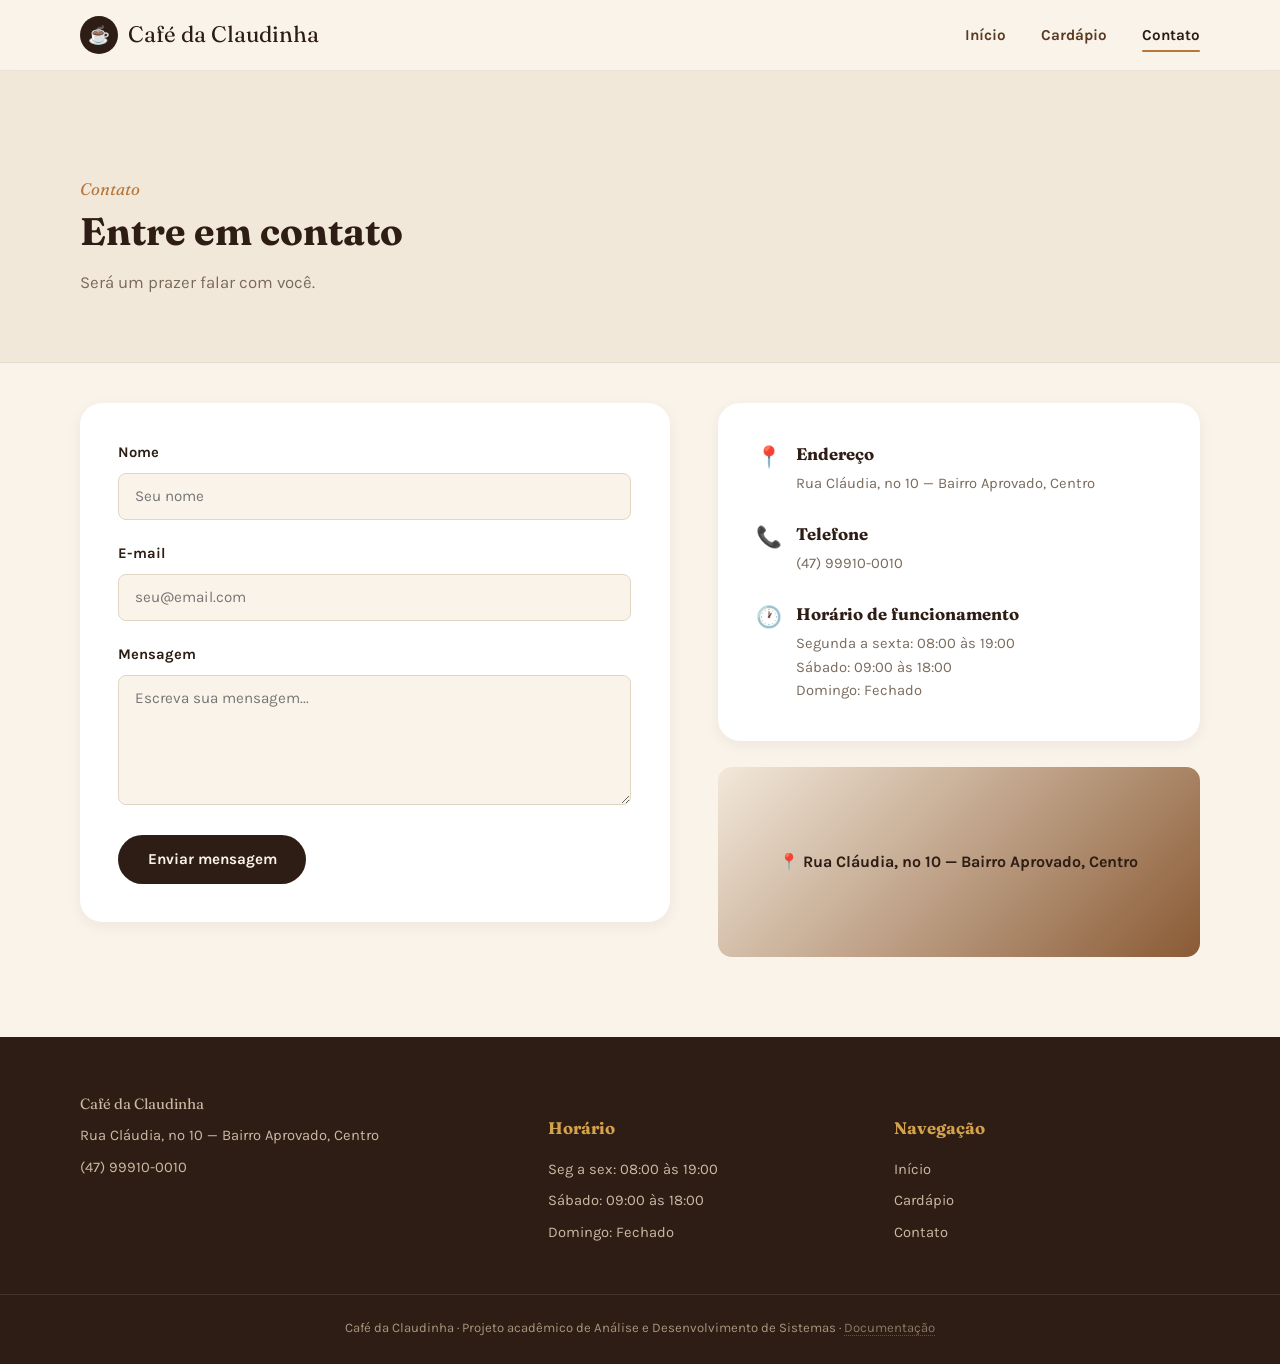
<file: contato.html>
<!DOCTYPE html>
<html lang="pt-BR">
<head>
<meta charset="UTF-8">
<meta name="viewport" content="width=device-width, initial-scale=1.0">
<title>Café da Claudinha — Contato</title>
<link rel="preconnect" href="https://fonts.googleapis.com">
<link href="https://fonts.googleapis.com/css2?family=Fraunces:ital,wght@0,500;0,600;1,500&family=Karla:wght@400;700&display=swap" rel="stylesheet">
<link rel="stylesheet" href="css/style.css">
</head>
<body>

<header class="navbar">
  <div class="container">
    <a href="index.html" class="brand">
      <span class="brand-mark">☕</span>
      Café da Claudinha
    </a>
    <nav>
      <ul class="nav-links">
        <li><a href="index.html">Início</a></li>
        <li><a href="cardapio.html">Cardápio</a></li>
        <li><a href="contato.html" class="active">Contato</a></li>
      </ul>
    </nav>
    <button class="nav-toggle" aria-label="Abrir menu">☰</button>
  </div>
</header>

<section class="page-header">
  <div class="container">
    <p class="section-tag">Contato</p>
    <h1 class="section-title">Entre em contato</h1>
    <p class="section-lead">Será um prazer falar com você.</p>
  </div>
</section>

<section class="section" style="padding-top: 2.5rem;">
  <div class="container contact-grid">

    <div class="form-card">
      <form id="contact-form" novalidate>
        <div class="field">
          <label for="nome">Nome</label>
          <input type="text" id="nome" name="nome" placeholder="Seu nome" required>
        </div>
        <div class="field">
          <label for="email">E-mail</label>
          <input type="email" id="email" name="email" placeholder="seu@email.com" required>
        </div>
        <div class="field">
          <label for="mensagem">Mensagem</label>
          <textarea id="mensagem" name="mensagem" placeholder="Escreva sua mensagem..." required></textarea>
        </div>
        <button type="submit" class="btn btn-primary">Enviar mensagem</button>
        <div class="form-success" id="form-success">✓ Mensagem enviada com sucesso!</div>
      </form>
    </div>

    <div>
      <div class="info-card">
        <div class="info-item">
          <span class="info-icon">📍</span>
          <div>
            <h4>Endereço</h4>
            <p>Rua Cláudia, nº 10 — Bairro Aprovado, Centro</p>
          </div>
        </div>
        <div class="info-item">
          <span class="info-icon">📞</span>
          <div>
            <h4>Telefone</h4>
            <p>(47) 99910-0010</p>
          </div>
        </div>
        <div class="info-item">
          <span class="info-icon">🕐</span>
          <div>
            <h4>Horário de funcionamento</h4>
            <p>Segunda a sexta: 08:00 às 19:00<br>Sábado: 09:00 às 18:00<br>Domingo: Fechado</p>
          </div>
        </div>
      </div>
      <div class="map-card">📍 Rua Cláudia, nº 10 — Bairro Aprovado, Centro</div>
    </div>

  </div>
</section>

<footer class="footer">
  <div class="container footer-grid">
    <div>
      <p class="footer-brand">Café da Claudinha</p>
      <p>Rua Cláudia, nº 10 — Bairro Aprovado, Centro</p>
      <p>(47) 99910-0010</p>
    </div>
    <div>
      <h4>Horário</h4>
      <p>Seg a sex: 08:00 às 19:00</p>
      <p>Sábado: 09:00 às 18:00</p>
      <p>Domingo: Fechado</p>
    </div>
    <div>
      <h4>Navegação</h4>
      <ul>
        <li><a href="index.html">Início</a></li>
        <li><a href="cardapio.html">Cardápio</a></li>
        <li><a href="contato.html">Contato</a></li>
      </ul>
    </div>
  </div>
  <div class="footer-bottom">Café da Claudinha · Projeto acadêmico de Análise e Desenvolvimento de Sistemas · <a href="documentacao/documentacao.html" class="footer-doc-link">Documentação</a></div>
</footer>

<script src="js/script.js"></script>
</body>
</html>
</file>
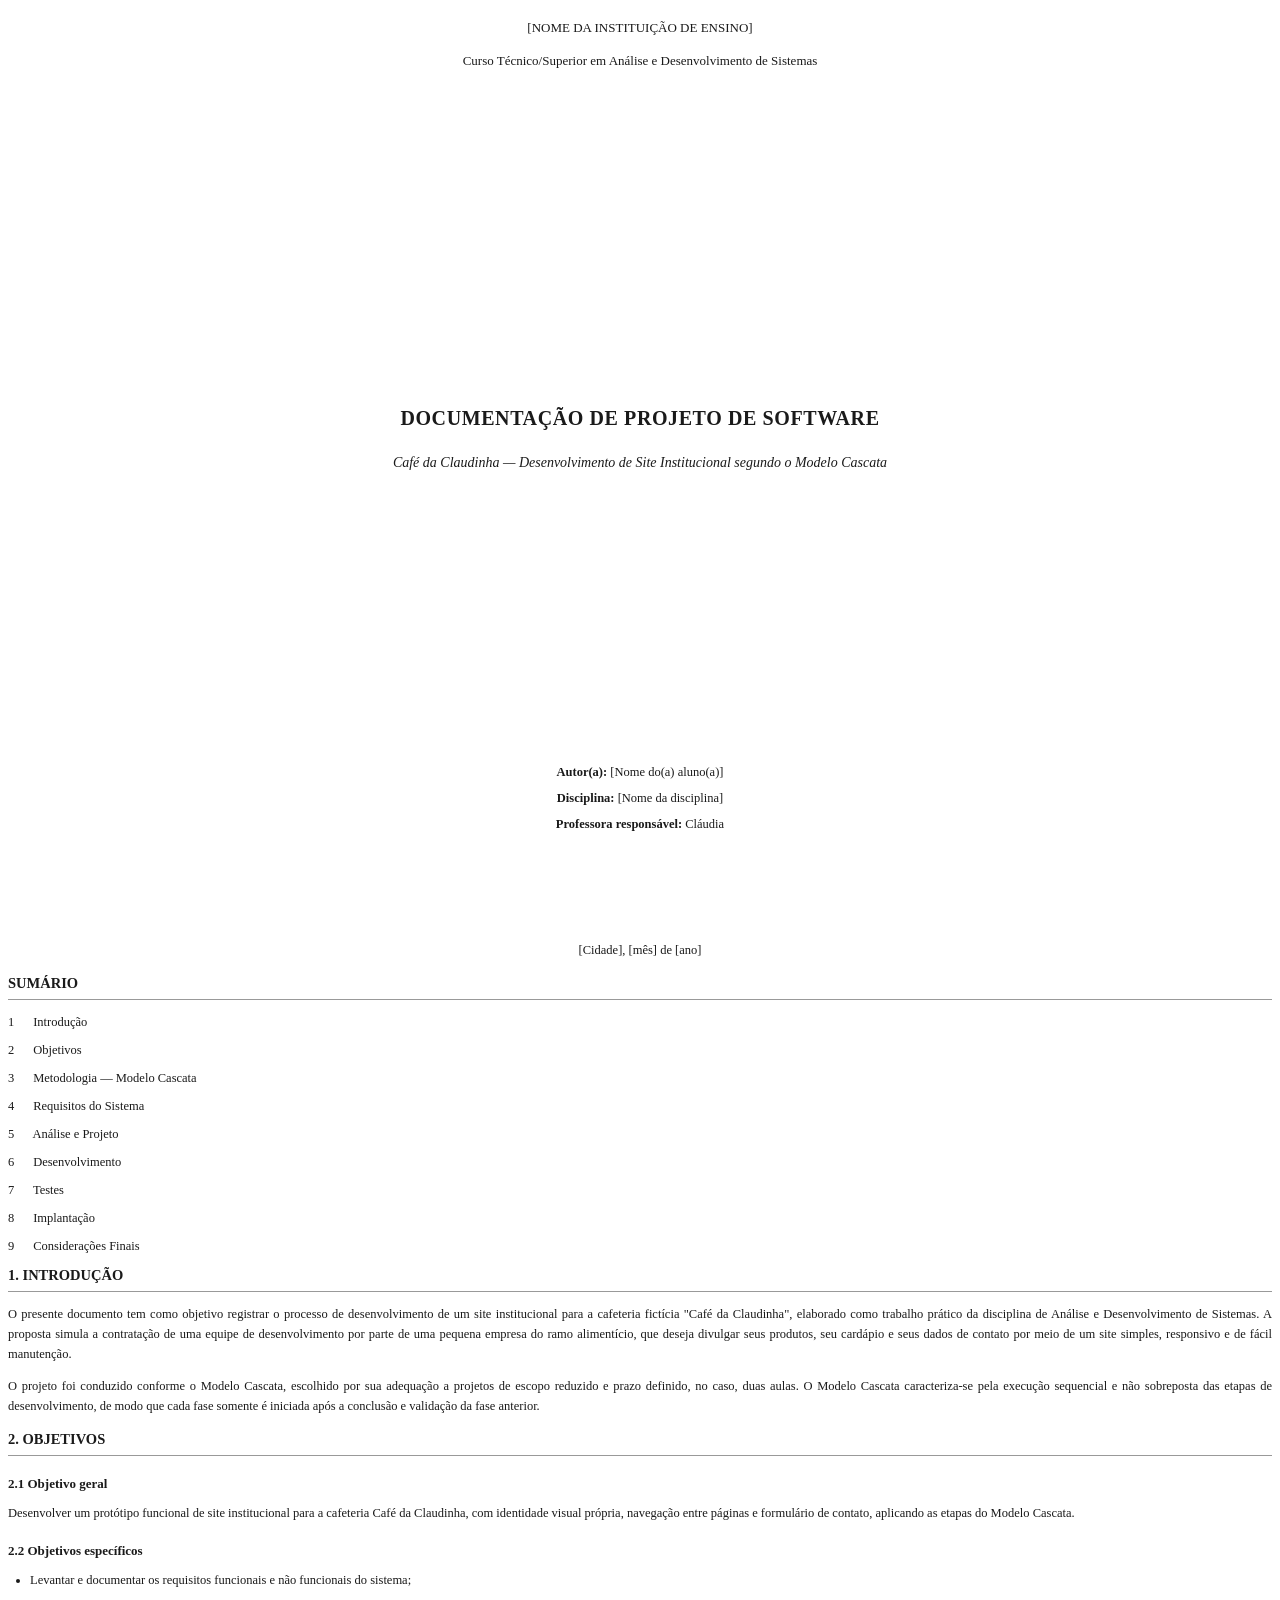
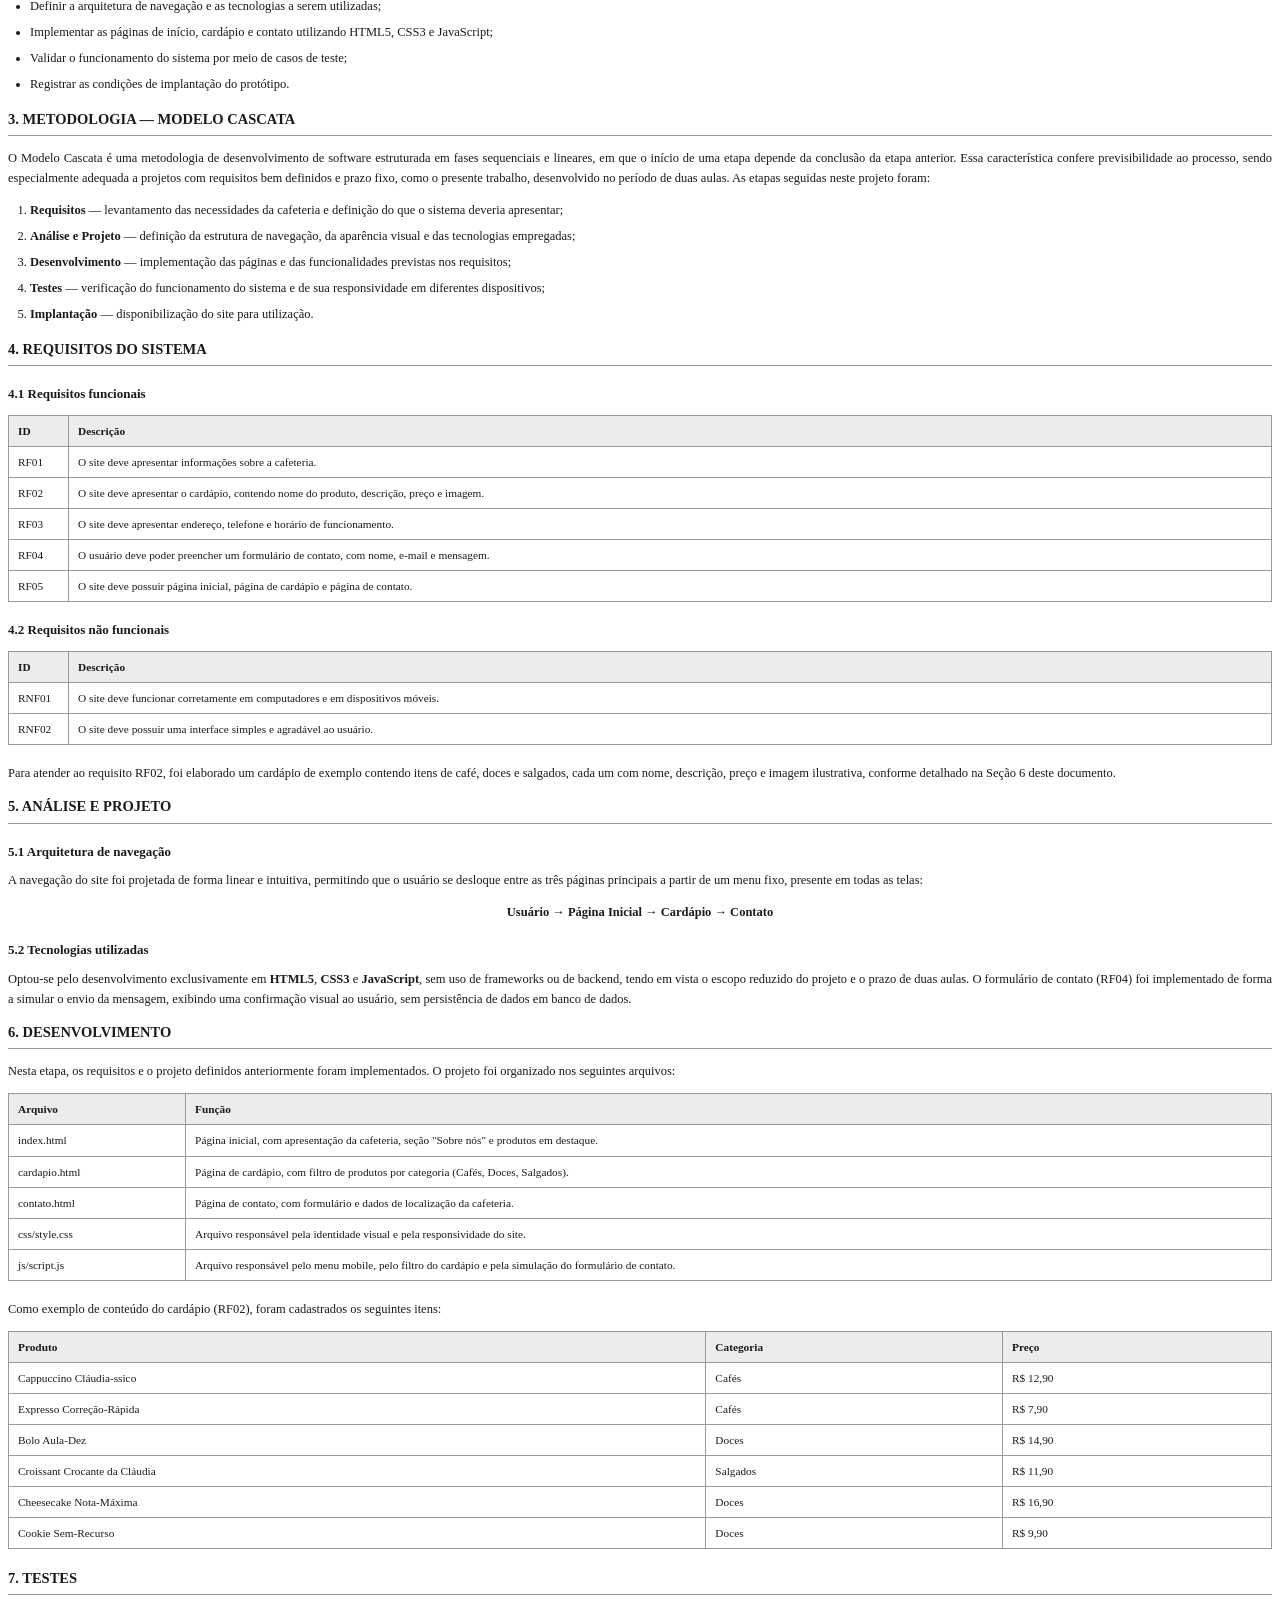
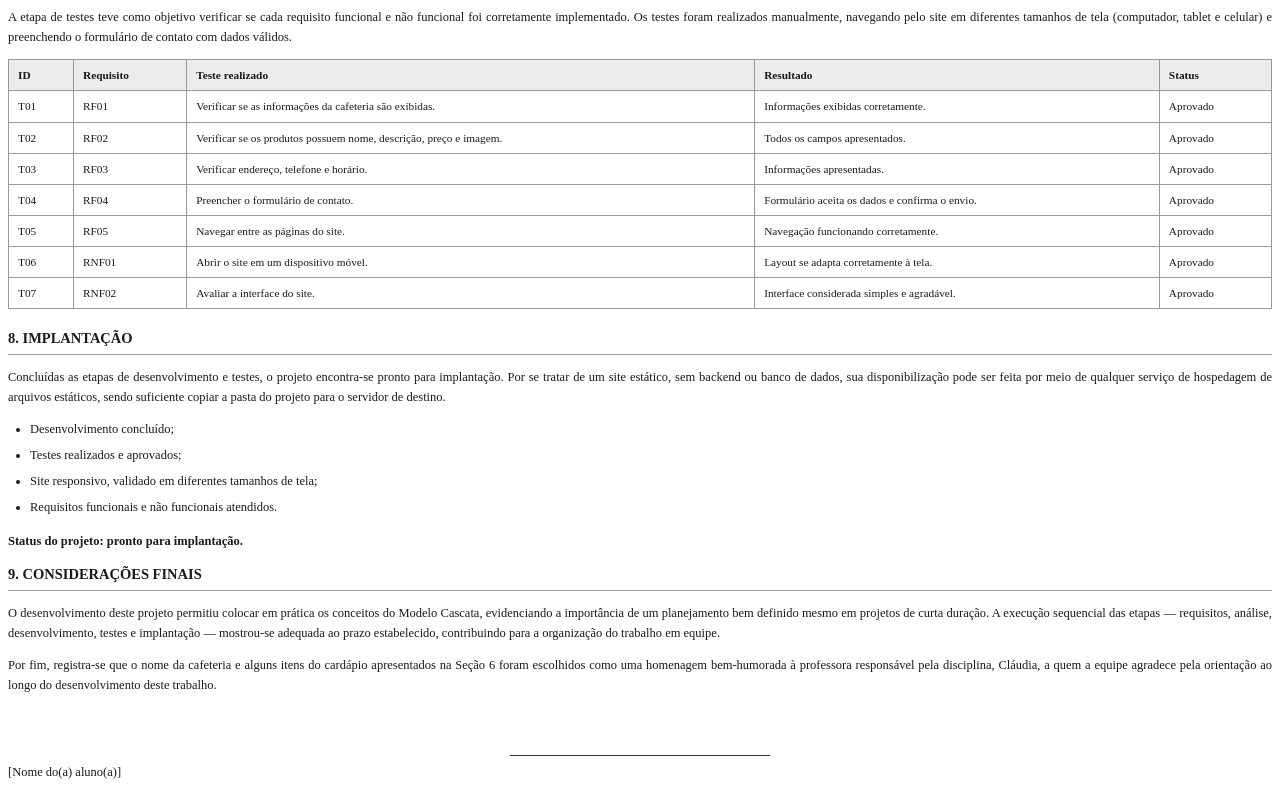
<file: documentacao/documentacao-formal.html>
<!DOCTYPE html>
<html lang="pt-BR">
<head>
<meta charset="UTF-8">
<title>Documentação do Projeto — Café da Claudinha</title>
<style>
  @page { margin: 2.8cm 2.8cm 2.4cm 3.2cm; }
  * { box-sizing: border-box; }
  body {
    font-family: 'Times New Roman', Times, serif;
    color: #1a1a1a;
    font-size: 12.5px;
    line-height: 1.6;
  }
  p { text-align: justify; margin: 0 0 12px; }
  h1, h2, h3 { font-family: 'Times New Roman', Times, serif; color: #1a1a1a; }

  /* Capa */
  .cover {
    height: 25.5cm;
    display: flex;
    flex-direction: column;
    align-items: center;
    text-align: center;
  }
  .cover .inst { font-size: 13px; margin-top: 10px; }
  .cover .course { font-size: 13px; margin-bottom: 90px; }
  .cover .spacer { flex-grow: 1; }
  .cover h1 {
    font-size: 20px;
    text-transform: uppercase;
    letter-spacing: 0.03em;
    margin-bottom: 6px;
  }
  .cover h2 {
    font-size: 14px;
    font-weight: normal;
    font-style: italic;
    margin-bottom: 60px;
  }
  .cover .meta { font-size: 12.5px; margin-bottom: 6px; }
  .cover .place { margin-top: 100px; font-size: 12.5px; }

  .page-break { page-break-before: always; }

  h2.sec {
    font-size: 14.5px;
    text-transform: uppercase;
    margin: 0 0 12px;
    padding-bottom: 4px;
    border-bottom: 1px solid #999;
  }
  h3.subsec {
    font-size: 13px;
    margin: 18px 0 8px;
  }

  table {
    width: 100%;
    border-collapse: collapse;
    margin: 10px 0 18px;
    font-size: 11.3px;
  }
  th, td {
    border: 1px solid #999;
    padding: 6px 9px;
    text-align: left;
    vertical-align: top;
  }
  th {
    background: #ececec;
    font-weight: bold;
  }

  ol.formal, ul.formal {
    margin: 0 0 14px;
    padding-left: 22px;
  }
  ol.formal li, ul.formal li { margin-bottom: 6px; text-align: justify; }

  .toc p { margin: 0 0 8px; }
  .toc .num { display: inline-block; width: 22px; }

  .sign-block {
    margin-top: 60px;
    text-align: center;
  }
  .sign-line {
    width: 260px;
    border-top: 1px solid #333;
    margin: 40px auto 6px;
  }
</style>
</head>
<body>

<!-- CAPA -->
<div class="cover">
  <p class="inst">[NOME DA INSTITUIÇÃO DE ENSINO]</p>
  <p class="course">Curso Técnico/Superior em Análise e Desenvolvimento de Sistemas</p>

  <div class="spacer"></div>

  <h1>Documentação de Projeto de Software</h1>
  <h2>Café da Claudinha — Desenvolvimento de Site Institucional segundo o Modelo Cascata</h2>

  <div class="spacer"></div>

  <p class="meta"><strong>Autor(a):</strong> [Nome do(a) aluno(a)]</p>
  <p class="meta"><strong>Disciplina:</strong> [Nome da disciplina]</p>
  <p class="meta"><strong>Professora responsável:</strong> Cláudia</p>

  <p class="place">[Cidade], [mês] de [ano]</p>
</div>

<div class="page-break"></div>

<!-- SUMÁRIO -->
<h2 class="sec">Sumário</h2>
<div class="toc">
  <p><span class="num">1</span> Introdução</p>
  <p><span class="num">2</span> Objetivos</p>
  <p><span class="num">3</span> Metodologia — Modelo Cascata</p>
  <p><span class="num">4</span> Requisitos do Sistema</p>
  <p><span class="num">5</span> Análise e Projeto</p>
  <p><span class="num">6</span> Desenvolvimento</p>
  <p><span class="num">7</span> Testes</p>
  <p><span class="num">8</span> Implantação</p>
  <p><span class="num">9</span> Considerações Finais</p>
</div>

<div class="page-break"></div>

<!-- 1 INTRODUÇÃO -->
<h2 class="sec">1. Introdução</h2>
<p>
O presente documento tem como objetivo registrar o processo de desenvolvimento de um site
institucional para a cafeteria fictícia "Café da Claudinha", elaborado como trabalho prático
da disciplina de Análise e Desenvolvimento de Sistemas. A proposta simula a contratação de uma
equipe de desenvolvimento por parte de uma pequena empresa do ramo alimentício, que deseja
divulgar seus produtos, seu cardápio e seus dados de contato por meio de um site simples,
responsivo e de fácil manutenção.
</p>
<p>
O projeto foi conduzido conforme o Modelo Cascata, escolhido por sua adequação a projetos de
escopo reduzido e prazo definido, no caso, duas aulas. O Modelo Cascata caracteriza-se pela
execução sequencial e não sobreposta das etapas de desenvolvimento, de modo que cada fase
somente é iniciada após a conclusão e validação da fase anterior.
</p>

<!-- 2 OBJETIVOS -->
<h2 class="sec">2. Objetivos</h2>
<h3 class="subsec">2.1 Objetivo geral</h3>
<p>
Desenvolver um protótipo funcional de site institucional para a cafeteria Café da Claudinha,
com identidade visual própria, navegação entre páginas e formulário de contato, aplicando as
etapas do Modelo Cascata.
</p>
<h3 class="subsec">2.2 Objetivos específicos</h3>
<ul class="formal">
  <li>Levantar e documentar os requisitos funcionais e não funcionais do sistema;</li>
  <li>Definir a arquitetura de navegação e as tecnologias a serem utilizadas;</li>
  <li>Implementar as páginas de início, cardápio e contato utilizando HTML5, CSS3 e JavaScript;</li>
  <li>Validar o funcionamento do sistema por meio de casos de teste;</li>
  <li>Registrar as condições de implantação do protótipo.</li>
</ul>

<!-- 3 METODOLOGIA -->
<h2 class="sec">3. Metodologia — Modelo Cascata</h2>
<p>
O Modelo Cascata é uma metodologia de desenvolvimento de software estruturada em fases
sequenciais e lineares, em que o início de uma etapa depende da conclusão da etapa anterior.
Essa característica confere previsibilidade ao processo, sendo especialmente adequada a
projetos com requisitos bem definidos e prazo fixo, como o presente trabalho, desenvolvido no
período de duas aulas. As etapas seguidas neste projeto foram:
</p>
<ol class="formal">
  <li><strong>Requisitos</strong> — levantamento das necessidades da cafeteria e definição do que o sistema deveria apresentar;</li>
  <li><strong>Análise e Projeto</strong> — definição da estrutura de navegação, da aparência visual e das tecnologias empregadas;</li>
  <li><strong>Desenvolvimento</strong> — implementação das páginas e das funcionalidades previstas nos requisitos;</li>
  <li><strong>Testes</strong> — verificação do funcionamento do sistema e de sua responsividade em diferentes dispositivos;</li>
  <li><strong>Implantação</strong> — disponibilização do site para utilização.</li>
</ol>

<div class="page-break"></div>

<!-- 4 REQUISITOS -->
<h2 class="sec">4. Requisitos do Sistema</h2>
<h3 class="subsec">4.1 Requisitos funcionais</h3>
<table>
  <thead><tr><th style="width:60px;">ID</th><th>Descrição</th></tr></thead>
  <tbody>
    <tr><td>RF01</td><td>O site deve apresentar informações sobre a cafeteria.</td></tr>
    <tr><td>RF02</td><td>O site deve apresentar o cardápio, contendo nome do produto, descrição, preço e imagem.</td></tr>
    <tr><td>RF03</td><td>O site deve apresentar endereço, telefone e horário de funcionamento.</td></tr>
    <tr><td>RF04</td><td>O usuário deve poder preencher um formulário de contato, com nome, e-mail e mensagem.</td></tr>
    <tr><td>RF05</td><td>O site deve possuir página inicial, página de cardápio e página de contato.</td></tr>
  </tbody>
</table>

<h3 class="subsec">4.2 Requisitos não funcionais</h3>
<table>
  <thead><tr><th style="width:60px;">ID</th><th>Descrição</th></tr></thead>
  <tbody>
    <tr><td>RNF01</td><td>O site deve funcionar corretamente em computadores e em dispositivos móveis.</td></tr>
    <tr><td>RNF02</td><td>O site deve possuir uma interface simples e agradável ao usuário.</td></tr>
  </tbody>
</table>

<p>
Para atender ao requisito RF02, foi elaborado um cardápio de exemplo contendo itens de café,
doces e salgados, cada um com nome, descrição, preço e imagem ilustrativa, conforme detalhado
na Seção 6 deste documento.
</p>

<!-- 5 ANÁLISE E PROJETO -->
<h2 class="sec">5. Análise e Projeto</h2>
<h3 class="subsec">5.1 Arquitetura de navegação</h3>
<p>
A navegação do site foi projetada de forma linear e intuitiva, permitindo que o usuário se
desloque entre as três páginas principais a partir de um menu fixo, presente em todas as telas:
</p>
<p style="text-align:center; font-weight:bold;">Usuário &rarr; Página Inicial &rarr; Cardápio &rarr; Contato</p>

<h3 class="subsec">5.2 Tecnologias utilizadas</h3>
<p>
Optou-se pelo desenvolvimento exclusivamente em <strong>HTML5</strong>, <strong>CSS3</strong> e
<strong>JavaScript</strong>, sem uso de frameworks ou de backend, tendo em vista o escopo
reduzido do projeto e o prazo de duas aulas. O formulário de contato (RF04) foi implementado
de forma a simular o envio da mensagem, exibindo uma confirmação visual ao usuário, sem
persistência de dados em banco de dados.
</p>

<div class="page-break"></div>

<!-- 6 DESENVOLVIMENTO -->
<h2 class="sec">6. Desenvolvimento</h2>
<p>
Nesta etapa, os requisitos e o projeto definidos anteriormente foram implementados. O projeto
foi organizado nos seguintes arquivos:
</p>
<table>
  <thead><tr><th>Arquivo</th><th>Função</th></tr></thead>
  <tbody>
    <tr><td>index.html</td><td>Página inicial, com apresentação da cafeteria, seção "Sobre nós" e produtos em destaque.</td></tr>
    <tr><td>cardapio.html</td><td>Página de cardápio, com filtro de produtos por categoria (Cafés, Doces, Salgados).</td></tr>
    <tr><td>contato.html</td><td>Página de contato, com formulário e dados de localização da cafeteria.</td></tr>
    <tr><td>css/style.css</td><td>Arquivo responsável pela identidade visual e pela responsividade do site.</td></tr>
    <tr><td>js/script.js</td><td>Arquivo responsável pelo menu mobile, pelo filtro do cardápio e pela simulação do formulário de contato.</td></tr>
  </tbody>
</table>

<p>Como exemplo de conteúdo do cardápio (RF02), foram cadastrados os seguintes itens:</p>
<table>
  <thead><tr><th>Produto</th><th>Categoria</th><th>Preço</th></tr></thead>
  <tbody>
    <tr><td>Cappuccino Cláudia-ssico</td><td>Cafés</td><td>R$ 12,90</td></tr>
    <tr><td>Expresso Correção-Rápida</td><td>Cafés</td><td>R$ 7,90</td></tr>
    <tr><td>Bolo Aula-Dez</td><td>Doces</td><td>R$ 14,90</td></tr>
    <tr><td>Croissant Crocante da Cláudia</td><td>Salgados</td><td>R$ 11,90</td></tr>
    <tr><td>Cheesecake Nota-Máxima</td><td>Doces</td><td>R$ 16,90</td></tr>
    <tr><td>Cookie Sem-Recurso</td><td>Doces</td><td>R$ 9,90</td></tr>
  </tbody>
</table>

<!-- 7 TESTES -->
<h2 class="sec">7. Testes</h2>
<p>
A etapa de testes teve como objetivo verificar se cada requisito funcional e não funcional foi
corretamente implementado. Os testes foram realizados manualmente, navegando pelo site em
diferentes tamanhos de tela (computador, tablet e celular) e preenchendo o formulário de
contato com dados válidos.
</p>
<table>
  <thead><tr><th>ID</th><th>Requisito</th><th>Teste realizado</th><th>Resultado</th><th>Status</th></tr></thead>
  <tbody>
    <tr><td>T01</td><td>RF01</td><td>Verificar se as informações da cafeteria são exibidas.</td><td>Informações exibidas corretamente.</td><td>Aprovado</td></tr>
    <tr><td>T02</td><td>RF02</td><td>Verificar se os produtos possuem nome, descrição, preço e imagem.</td><td>Todos os campos apresentados.</td><td>Aprovado</td></tr>
    <tr><td>T03</td><td>RF03</td><td>Verificar endereço, telefone e horário.</td><td>Informações apresentadas.</td><td>Aprovado</td></tr>
    <tr><td>T04</td><td>RF04</td><td>Preencher o formulário de contato.</td><td>Formulário aceita os dados e confirma o envio.</td><td>Aprovado</td></tr>
    <tr><td>T05</td><td>RF05</td><td>Navegar entre as páginas do site.</td><td>Navegação funcionando corretamente.</td><td>Aprovado</td></tr>
    <tr><td>T06</td><td>RNF01</td><td>Abrir o site em um dispositivo móvel.</td><td>Layout se adapta corretamente à tela.</td><td>Aprovado</td></tr>
    <tr><td>T07</td><td>RNF02</td><td>Avaliar a interface do site.</td><td>Interface considerada simples e agradável.</td><td>Aprovado</td></tr>
  </tbody>
</table>

<!-- 8 IMPLANTAÇÃO -->
<h2 class="sec">8. Implantação</h2>
<p>
Concluídas as etapas de desenvolvimento e testes, o projeto encontra-se pronto para
implantação. Por se tratar de um site estático, sem backend ou banco de dados, sua
disponibilização pode ser feita por meio de qualquer serviço de hospedagem de arquivos
estáticos, sendo suficiente copiar a pasta do projeto para o servidor de destino.
</p>
<ul class="formal">
  <li>Desenvolvimento concluído;</li>
  <li>Testes realizados e aprovados;</li>
  <li>Site responsivo, validado em diferentes tamanhos de tela;</li>
  <li>Requisitos funcionais e não funcionais atendidos.</li>
</ul>
<p><strong>Status do projeto: pronto para implantação.</strong></p>

<!-- 9 CONSIDERAÇÕES FINAIS -->
<h2 class="sec">9. Considerações Finais</h2>
<p>
O desenvolvimento deste projeto permitiu colocar em prática os conceitos do Modelo Cascata,
evidenciando a importância de um planejamento bem definido mesmo em projetos de curta duração.
A execução sequencial das etapas — requisitos, análise, desenvolvimento, testes e implantação —
mostrou-se adequada ao prazo estabelecido, contribuindo para a organização do trabalho em
equipe.
</p>
<p>
Por fim, registra-se que o nome da cafeteria e alguns itens do cardápio apresentados na Seção 6
foram escolhidos como uma homenagem bem-humorada à professora responsável pela disciplina,
Cláudia, a quem a equipe agradece pela orientação ao longo do desenvolvimento deste trabalho.
</p>

<div class="sign-block">
  <div class="sign-line"></div>
  <p>[Nome do(a) aluno(a)]</p>
</div>

</body>
</html>
</file>
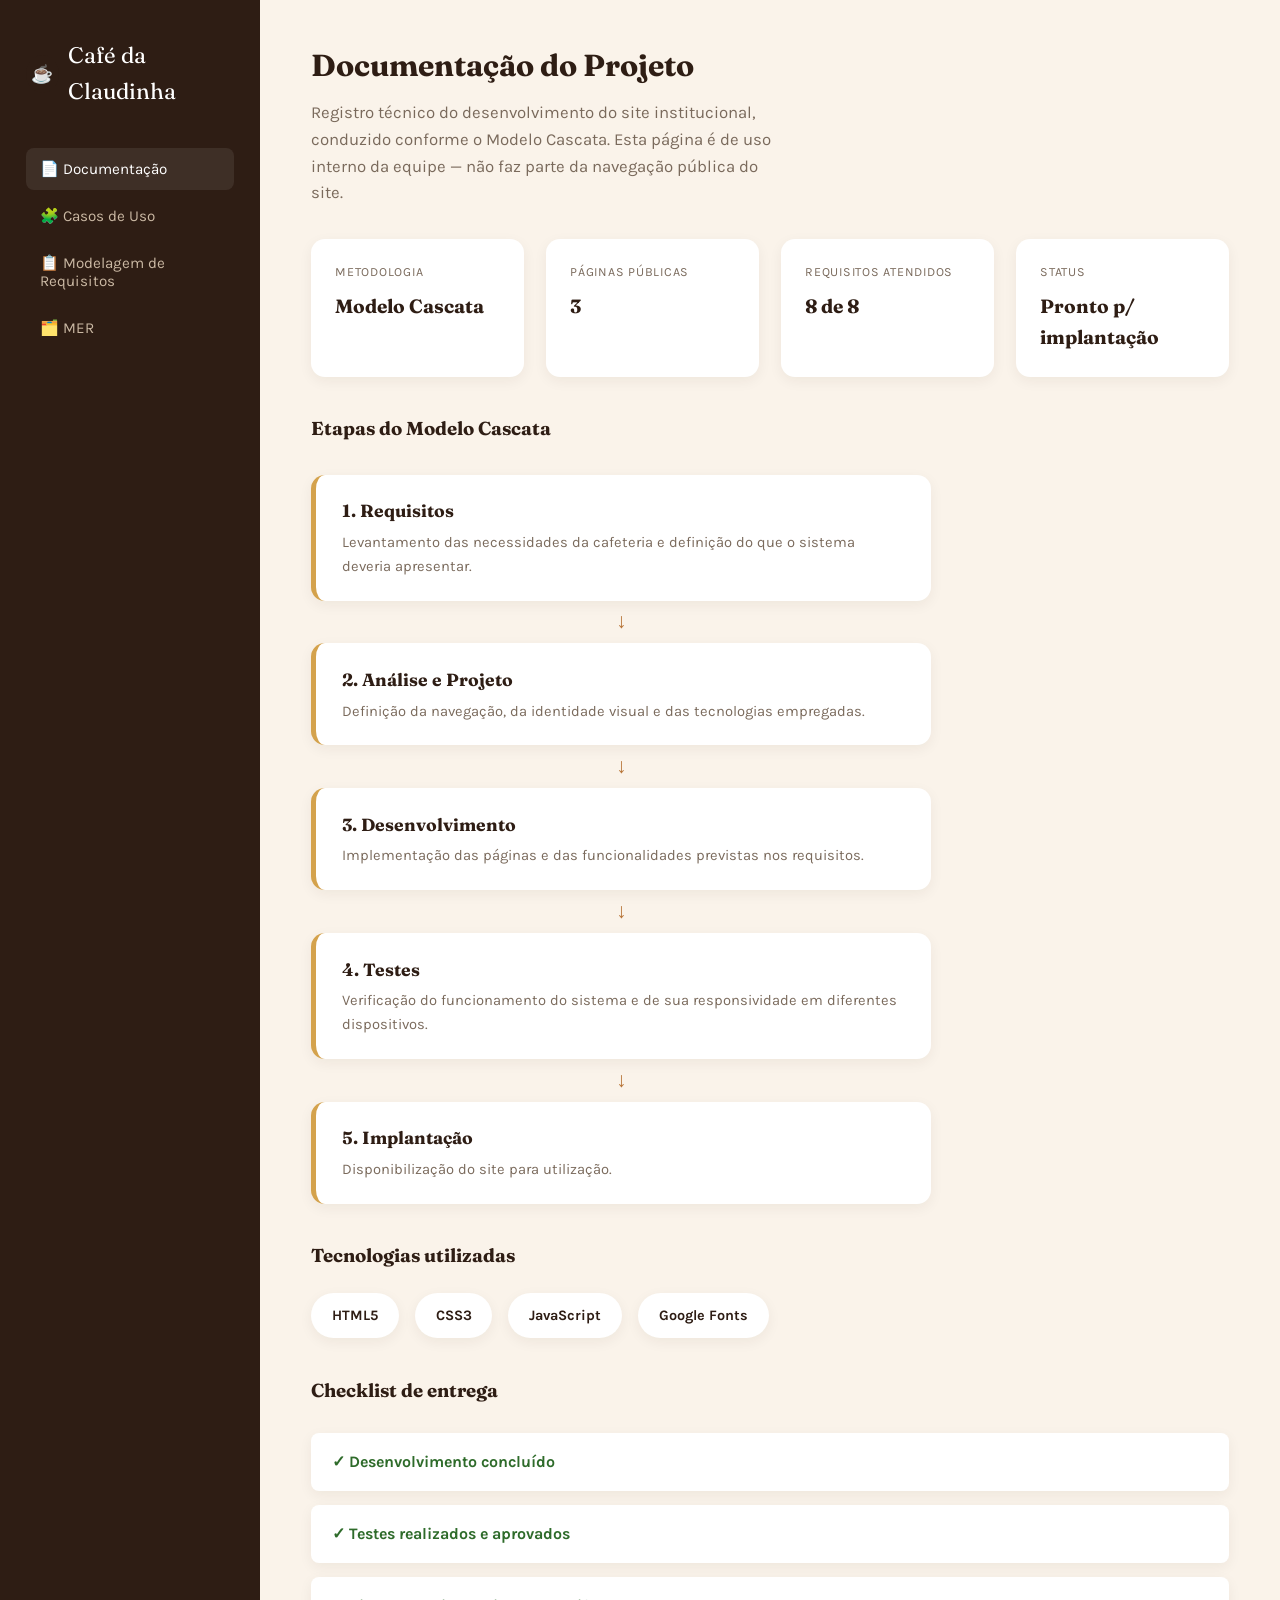
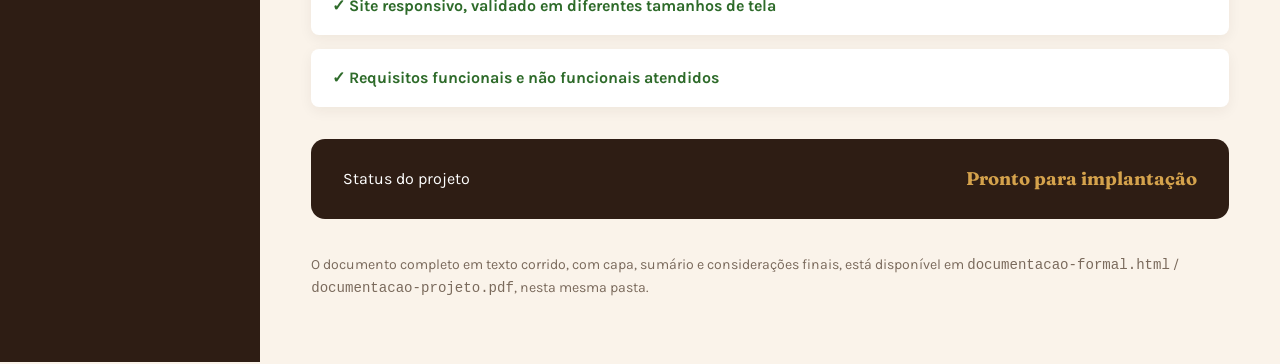
<file: documentacao/documentacao.html>
<!DOCTYPE html>
<html lang="pt-BR">
<head>
<meta charset="UTF-8">
<meta name="viewport" content="width=device-width, initial-scale=1.0">
<meta name="robots" content="noindex, nofollow">
<title>Documentação — Café da Claudinha</title>
<link rel="preconnect" href="https://fonts.googleapis.com">
<link href="https://fonts.googleapis.com/css2?family=Fraunces:ital,wght@0,500;0,600;1,500&family=Karla:wght@400;700&display=swap" rel="stylesheet">
<link rel="stylesheet" href="../css/style.css">
</head>
<body>

<div class="doc-layout">

  <aside class="doc-sidebar">
    <a href="../index.html" class="brand">
      <span class="brand-mark">☕</span>
      Café da Claudinha
    </a>
    <nav class="doc-nav">
      <button data-target="doc-documentacao" class="active">📄 Documentação</button>
      <button data-target="doc-casos-uso">🧩 Casos de Uso</button>
      <button data-target="doc-requisitos">📋 Modelagem de Requisitos</button>
      <button data-target="doc-mer">🗂️ MER</button>
    </nav>
  </aside>

  <main class="doc-main">

    <!-- ===================== DOCUMENTAÇÃO ===================== -->
    <section id="doc-documentacao" class="doc-panel active">
      <h2>Documentação do Projeto</h2>
      <p class="section-lead">Registro técnico do desenvolvimento do site institucional, conduzido conforme o Modelo Cascata. Esta página é de uso interno da equipe — não faz parte da navegação pública do site.</p>

      <div class="status-grid">
        <div class="status-card">
          <span>Metodologia</span>
          <strong>Modelo Cascata</strong>
        </div>
        <div class="status-card">
          <span>Páginas públicas</span>
          <strong>3</strong>
        </div>
        <div class="status-card">
          <span>Requisitos atendidos</span>
          <strong>8 de 8</strong>
        </div>
        <div class="status-card">
          <span>Status</span>
          <strong>Pronto p/ implantação</strong>
        </div>
      </div>

      <h3 class="subsec" style="margin-top:2.6rem;">Etapas do Modelo Cascata</h3>
      <div class="cascade-flow">
        <div class="cascade-step">
          <h4>1. Requisitos</h4>
          <p>Levantamento das necessidades da cafeteria e definição do que o sistema deveria apresentar.</p>
        </div>
        <div class="cascade-connector">↓</div>
        <div class="cascade-step">
          <h4>2. Análise e Projeto</h4>
          <p>Definição da navegação, da identidade visual e das tecnologias empregadas.</p>
        </div>
        <div class="cascade-connector">↓</div>
        <div class="cascade-step">
          <h4>3. Desenvolvimento</h4>
          <p>Implementação das páginas e das funcionalidades previstas nos requisitos.</p>
        </div>
        <div class="cascade-connector">↓</div>
        <div class="cascade-step">
          <h4>4. Testes</h4>
          <p>Verificação do funcionamento do sistema e de sua responsividade em diferentes dispositivos.</p>
        </div>
        <div class="cascade-connector">↓</div>
        <div class="cascade-step">
          <h4>5. Implantação</h4>
          <p>Disponibilização do site para utilização.</p>
        </div>
      </div>

      <h3 class="subsec" style="margin-top:2.6rem;">Tecnologias utilizadas</h3>
      <div class="tech-row">
        <span class="tech-pill">HTML5</span>
        <span class="tech-pill">CSS3</span>
        <span class="tech-pill">JavaScript</span>
        <span class="tech-pill">Google Fonts</span>
      </div>

      <h3 class="subsec" style="margin-top:2.6rem;">Checklist de entrega</h3>
      <div class="checklist">
        <div class="checklist-item">✓ Desenvolvimento concluído</div>
        <div class="checklist-item">✓ Testes realizados e aprovados</div>
        <div class="checklist-item">✓ Site responsivo, validado em diferentes tamanhos de tela</div>
        <div class="checklist-item">✓ Requisitos funcionais e não funcionais atendidos</div>
      </div>

      <div class="deploy-status">
        <span>Status do projeto</span>
        <strong>Pronto para implantação</strong>
      </div>

      <p style="margin-top:2.2rem; font-size:0.88rem; color:var(--text-muted);">
        O documento completo em texto corrido, com capa, sumário e considerações finais, está
        disponível em <code>documentacao-formal.html</code> / <code>documentacao-projeto.pdf</code>,
        nesta mesma pasta.
      </p>
    </section>

    <!-- ===================== CASOS DE USO ===================== -->
    <section id="doc-casos-uso" class="doc-panel">
      <h2>Casos de Uso</h2>
      <p class="section-lead">Interações previstas entre o usuário e o site, levantadas na etapa de Requisitos do Modelo Cascata.</p>

      <h3 class="subsec">Ator</h3>
      <p>O sistema possui um único ator: o <strong>Visitante</strong>, qualquer pessoa que acesse o site pelo navegador, sem necessidade de login ou cadastro.</p>

      <h3 class="subsec" style="margin-top:2rem;">Diagrama de casos de uso</h3>
      <div style="background:var(--white); border-radius:var(--radius-md); box-shadow:var(--shadow-soft); padding:1.6rem; overflow-x:auto;">
        <svg viewBox="0 0 700 450" xmlns="http://www.w3.org/2000/svg" style="width:100%; max-width:700px; height:auto; display:block; margin:0 auto;">
          <!-- Fronteira do sistema -->
          <rect x="195" y="18" width="490" height="412" rx="14" fill="none" stroke="var(--coffee-light)" stroke-width="2" stroke-dasharray="6 5"/>
          <text x="440" y="42" text-anchor="middle" font-family="Karla, sans-serif" font-size="13" font-weight="700" fill="var(--coffee)">Site Café da Claudinha</text>

          <!-- Ator -->
          <g stroke="var(--coffee-dark)" stroke-width="2.5" fill="none" stroke-linecap="round">
            <circle cx="70" cy="200" r="14" fill="var(--cream)"/>
            <line x1="70" y1="214" x2="70" y2="255"/>
            <line x1="45" y1="230" x2="95" y2="230"/>
            <line x1="70" y1="255" x2="50" y2="290"/>
            <line x1="70" y1="255" x2="90" y2="290"/>
          </g>
          <text x="70" y="312" text-anchor="middle" font-family="Karla, sans-serif" font-size="13" font-weight="700" fill="var(--coffee-dark)">Visitante</text>

          <!-- Linhas de associação -->
          <g stroke="var(--coffee-light)" stroke-width="1.4">
            <line x1="96" y1="222" x2="305" y2="95"/>
            <line x1="96" y1="226" x2="305" y2="155"/>
            <line x1="97" y1="230" x2="305" y2="215"/>
            <line x1="97" y1="234" x2="305" y2="275"/>
            <line x1="96" y1="238" x2="305" y2="335"/>
            <line x1="96" y1="242" x2="305" y2="395"/>
          </g>

          <!-- Casos de uso -->
          <ellipse cx="460" cy="95" rx="155" ry="25" fill="var(--white)" stroke="var(--caramel)" stroke-width="2"/>
          <text x="460" y="100" text-anchor="middle" font-family="Karla, sans-serif" font-size="12.5" fill="var(--coffee-dark)">UC01 · Visualizar página inicial</text>

          <ellipse cx="460" cy="155" rx="155" ry="25" fill="var(--white)" stroke="var(--caramel)" stroke-width="2"/>
          <text x="460" y="160" text-anchor="middle" font-family="Karla, sans-serif" font-size="12.5" fill="var(--coffee-dark)">UC02 · Consultar cardápio</text>

          <ellipse cx="460" cy="215" rx="155" ry="25" fill="var(--white)" stroke="var(--caramel)" stroke-width="2"/>
          <text x="460" y="220" text-anchor="middle" font-family="Karla, sans-serif" font-size="12.5" fill="var(--coffee-dark)">UC03 · Filtrar cardápio por categoria</text>

          <ellipse cx="460" cy="275" rx="155" ry="25" fill="var(--white)" stroke="var(--caramel)" stroke-width="2"/>
          <text x="460" y="280" text-anchor="middle" font-family="Karla, sans-serif" font-size="12.5" fill="var(--coffee-dark)">UC04 · Consultar dados de contato</text>

          <ellipse cx="460" cy="335" rx="155" ry="25" fill="var(--white)" stroke="var(--caramel)" stroke-width="2"/>
          <text x="460" y="340" text-anchor="middle" font-family="Karla, sans-serif" font-size="12.5" fill="var(--coffee-dark)">UC05 · Enviar mensagem de contato</text>

          <ellipse cx="460" cy="395" rx="155" ry="25" fill="var(--white)" stroke="var(--caramel)" stroke-width="2"/>
          <text x="460" y="400" text-anchor="middle" font-family="Karla, sans-serif" font-size="12.5" fill="var(--coffee-dark)">UC06 · Navegar entre páginas</text>
        </svg>
      </div>

      <h3 class="subsec" style="margin-top:2.4rem;">Especificação dos casos de uso</h3>
      <table class="req-table">
        <thead>
          <tr><th style="width:60px;">ID</th><th>Caso de uso</th><th>Descrição</th><th>Pré-condição</th></tr>
        </thead>
        <tbody>
          <tr>
            <td>UC01</td>
            <td>Visualizar página inicial</td>
            <td>O visitante acessa o site e visualiza a apresentação da cafeteria, os diferenciais e os produtos em destaque.</td>
            <td>—</td>
          </tr>
          <tr>
            <td>UC02</td>
            <td>Consultar cardápio</td>
            <td>O visitante acessa a página de cardápio e visualiza os produtos disponíveis, com nome, descrição, preço e imagem.</td>
            <td>—</td>
          </tr>
          <tr>
            <td>UC03</td>
            <td>Filtrar cardápio por categoria</td>
            <td>O visitante seleciona uma categoria (Cafés, Doces ou Salgados) e o sistema exibe apenas os produtos correspondentes.</td>
            <td>Estar na página de cardápio.</td>
          </tr>
          <tr>
            <td>UC04</td>
            <td>Consultar dados de contato</td>
            <td>O visitante acessa a página de contato e visualiza endereço, telefone e horário de funcionamento.</td>
            <td>—</td>
          </tr>
          <tr>
            <td>UC05</td>
            <td>Enviar mensagem de contato</td>
            <td>O visitante preenche o formulário com nome, e-mail e mensagem, e o sistema confirma o envio.</td>
            <td>Preencher todos os campos obrigatórios do formulário.</td>
          </tr>
          <tr>
            <td>UC06</td>
            <td>Navegar entre páginas</td>
            <td>O visitante utiliza o menu de navegação para se deslocar entre início, cardápio e contato.</td>
            <td>—</td>
          </tr>
        </tbody>
      </table>
    </section>

    <!-- ===================== MODELAGEM DE REQUISITOS ===================== -->
    <section id="doc-requisitos" class="doc-panel">
      <h2>Modelagem de Requisitos</h2>
      <p class="section-lead">Requisitos funcionais e não funcionais levantados na etapa de Requisitos, com rastreabilidade para os casos de uso correspondentes.</p>

      <h3 class="subsec">Requisitos funcionais</h3>
      <table class="req-table">
        <thead>
          <tr><th style="width:70px;">ID</th><th>Descrição</th><th style="width:110px;">Caso de uso</th><th style="width:120px;">Situação</th></tr>
        </thead>
        <tbody>
          <tr>
            <td><span class="badge badge-func">RF01</span></td>
            <td>O site deve apresentar informações sobre a cafeteria.</td>
            <td>UC01</td>
            <td><span class="badge badge-ok">Atendido</span></td>
          </tr>
          <tr>
            <td><span class="badge badge-func">RF02</span></td>
            <td>O site deve apresentar o cardápio, contendo nome do produto, descrição, preço e imagem.</td>
            <td>UC02</td>
            <td><span class="badge badge-ok">Atendido</span></td>
          </tr>
          <tr>
            <td><span class="badge badge-func">RF03</span></td>
            <td>O site deve apresentar endereço, telefone e horário de funcionamento.</td>
            <td>UC04</td>
            <td><span class="badge badge-ok">Atendido</span></td>
          </tr>
          <tr>
            <td><span class="badge badge-func">RF04</span></td>
            <td>O usuário deve poder preencher um formulário de contato, com nome, e-mail e mensagem.</td>
            <td>UC05</td>
            <td><span class="badge badge-ok">Atendido</span></td>
          </tr>
          <tr>
            <td><span class="badge badge-func">RF05</span></td>
            <td>O site deve possuir página inicial, página de cardápio e página de contato.</td>
            <td>UC06</td>
            <td><span class="badge badge-ok">Atendido</span></td>
          </tr>
          <tr>
            <td><span class="badge badge-func">RF06</span></td>
            <td>O usuário deve poder filtrar os produtos do cardápio por categoria.</td>
            <td>UC03</td>
            <td><span class="badge badge-ok">Atendido</span></td>
          </tr>
        </tbody>
      </table>

      <h3 class="subsec" style="margin-top:2.2rem;">Requisitos não funcionais</h3>
      <table class="req-table">
        <thead>
          <tr><th style="width:70px;">ID</th><th>Descrição</th><th style="width:120px;">Situação</th></tr>
        </thead>
        <tbody>
          <tr>
            <td><span class="badge badge-nfunc">RNF01</span></td>
            <td>O site deve funcionar corretamente em computadores e em dispositivos móveis (responsivo).</td>
            <td><span class="badge badge-ok">Atendido</span></td>
          </tr>
          <tr>
            <td><span class="badge badge-nfunc">RNF02</span></td>
            <td>O site deve possuir uma interface simples e agradável ao usuário.</td>
            <td><span class="badge badge-ok">Atendido</span></td>
          </tr>
        </tbody>
      </table>

      <p style="margin-top:1.8rem; font-size:0.88rem; color:var(--text-muted);">
        Observação: o RF06 foi formalizado nesta modelagem para cobrir de forma explícita o
        filtro de categorias do cardápio (já implementado em <code>js/script.js</code>), que na
        documentação formal original estava descrito apenas dentro do escopo do RF02.
      </p>
    </section>

    <!-- ===================== MER ===================== -->
    <section id="doc-mer" class="doc-panel">
      <h2>Modelo Entidade-Relacionamento (MER)</h2>
      <p class="section-lead">Modelagem conceitual dos dados que o sistema manipula, com base no cardápio (RF02/RF06) e no formulário de contato (RF04).</p>

      <p style="font-size:0.9rem; color:var(--text-muted);">
        O protótipo atual é totalmente estático (HTML, CSS e JavaScript), sem back-end nem banco
        de dados, conforme registrado nos Requisitos Não Funcionais e na seção de Implantação.
        O MER a seguir representa o modelo de dados que sustentaria uma futura evolução do
        projeto com persistência real das informações.
      </p>

      <h3 class="subsec" style="margin-top:1.6rem;">Diagrama entidade-relacionamento</h3>
      <div style="background:var(--white); border-radius:var(--radius-md); box-shadow:var(--shadow-soft); padding:1.6rem; overflow-x:auto;">
        <svg viewBox="0 0 740 400" xmlns="http://www.w3.org/2000/svg" style="width:100%; max-width:740px; height:auto; display:block; margin:0 auto;">

          <!-- ===== Entidade CATEGORIA ===== -->
          <rect x="30" y="90" width="170" height="72" fill="var(--white)" stroke="var(--coffee-light)" stroke-width="2"/>
          <rect x="30" y="90" width="170" height="28" fill="var(--coffee-dark)"/>
          <text x="115" y="109" text-anchor="middle" font-family="Karla, sans-serif" font-size="12.5" font-weight="700" fill="var(--white)">CATEGORIA</text>
          <text x="40" y="134" font-family="Karla, sans-serif" font-size="11"><tspan font-weight="700" fill="var(--caramel)">PK </tspan><tspan fill="var(--coffee-dark)">id_categoria</tspan></text>
          <text x="40" y="156" font-family="Karla, sans-serif" font-size="11" fill="var(--coffee-dark)">nome</text>

          <!-- ===== Relacionamento (losango) ===== -->
          <polygon points="275,115 330,85 385,115 330,145" fill="var(--gold)" stroke="var(--caramel)" stroke-width="2"/>
          <text x="330" y="119" text-anchor="middle" font-family="Karla, sans-serif" font-size="11" font-weight="700" fill="var(--coffee-dark)">possui</text>

          <line x1="200" y1="126" x2="275" y2="115" stroke="var(--coffee-light)" stroke-width="1.6"/>
          <text x="230" y="112" font-family="Karla, sans-serif" font-size="11" font-weight="700" fill="var(--coffee)">1</text>

          <line x1="385" y1="115" x2="480" y2="100" stroke="var(--coffee-light)" stroke-width="1.6"/>
          <text x="440" y="98" font-family="Karla, sans-serif" font-size="11" font-weight="700" fill="var(--coffee)">N</text>

          <!-- ===== Entidade PRODUTO ===== -->
          <rect x="480" y="20" width="210" height="160" fill="var(--white)" stroke="var(--coffee-light)" stroke-width="2"/>
          <rect x="480" y="20" width="210" height="28" fill="var(--coffee-dark)"/>
          <text x="585" y="39" text-anchor="middle" font-family="Karla, sans-serif" font-size="12.5" font-weight="700" fill="var(--white)">PRODUTO</text>
          <text x="490" y="64" font-family="Karla, sans-serif" font-size="11"><tspan font-weight="700" fill="var(--caramel)">PK </tspan><tspan fill="var(--coffee-dark)">id_produto</tspan></text>
          <text x="490" y="86" font-family="Karla, sans-serif" font-size="11" fill="var(--coffee-dark)">nome</text>
          <text x="490" y="108" font-family="Karla, sans-serif" font-size="11" fill="var(--coffee-dark)">descricao</text>
          <text x="490" y="130" font-family="Karla, sans-serif" font-size="11" fill="var(--coffee-dark)">preco</text>
          <text x="490" y="152" font-family="Karla, sans-serif" font-size="11" fill="var(--coffee-dark)">imagem_url</text>
          <text x="490" y="174" font-family="Karla, sans-serif" font-size="11"><tspan font-weight="700" fill="var(--caramel)">FK </tspan><tspan fill="var(--coffee-dark)">id_categoria</tspan></text>

          <!-- ===== Entidade MENSAGEM_CONTATO ===== -->
          <rect x="250" y="230" width="220" height="138" fill="var(--white)" stroke="var(--coffee-light)" stroke-width="2"/>
          <rect x="250" y="230" width="220" height="28" fill="var(--coffee-dark)"/>
          <text x="360" y="249" text-anchor="middle" font-family="Karla, sans-serif" font-size="12.5" font-weight="700" fill="var(--white)">MENSAGEM_CONTATO</text>
          <text x="260" y="274" font-family="Karla, sans-serif" font-size="11"><tspan font-weight="700" fill="var(--caramel)">PK </tspan><tspan fill="var(--coffee-dark)">id_mensagem</tspan></text>
          <text x="260" y="296" font-family="Karla, sans-serif" font-size="11" fill="var(--coffee-dark)">nome</text>
          <text x="260" y="318" font-family="Karla, sans-serif" font-size="11" fill="var(--coffee-dark)">email</text>
          <text x="260" y="340" font-family="Karla, sans-serif" font-size="11" fill="var(--coffee-dark)">mensagem</text>
          <text x="260" y="362" font-family="Karla, sans-serif" font-size="11" fill="var(--coffee-dark)">data_envio</text>
        </svg>
        <p style="text-align:center; font-size:0.82rem; color:var(--text-muted); margin-top:0.6rem;">
          MENSAGEM_CONTATO é uma entidade independente — registra os envios do formulário de
          contato (RF04) e não se relaciona com as demais entidades neste modelo.
        </p>
      </div>

      <h3 class="subsec" style="margin-top:2.2rem;">Descrição do relacionamento</h3>
      <p>Uma <strong>CATEGORIA</strong> (Cafés, Doces ou Salgados) pode agrupar vários <strong>PRODUTOs</strong>, e cada <strong>PRODUTO</strong> pertence a exatamente uma <strong>CATEGORIA</strong> — relacionamento de cardinalidade <strong>1:N</strong>, que sustenta o filtro por categoria do cardápio (RF06).</p>

      <h3 class="subsec" style="margin-top:2rem;">Dicionário de dados</h3>
      <table class="req-table">
        <thead>
          <tr><th>Entidade</th><th>Atributo</th><th>Tipo</th><th style="width:120px;">Restrição</th><th>Descrição</th></tr>
        </thead>
        <tbody>
          <tr><td>CATEGORIA</td><td>id_categoria</td><td>INT</td><td>PK</td><td>Identificador único da categoria.</td></tr>
          <tr><td>CATEGORIA</td><td>nome</td><td>VARCHAR(50)</td><td>NOT NULL</td><td>Nome da categoria (Cafés, Doces, Salgados).</td></tr>
          <tr><td>PRODUTO</td><td>id_produto</td><td>INT</td><td>PK</td><td>Identificador único do produto.</td></tr>
          <tr><td>PRODUTO</td><td>nome</td><td>VARCHAR(100)</td><td>NOT NULL</td><td>Nome do produto exibido no cardápio.</td></tr>
          <tr><td>PRODUTO</td><td>descricao</td><td>VARCHAR(255)</td><td>—</td><td>Descrição curta do produto.</td></tr>
          <tr><td>PRODUTO</td><td>preco</td><td>DECIMAL(10,2)</td><td>NOT NULL</td><td>Preço do produto.</td></tr>
          <tr><td>PRODUTO</td><td>imagem_url</td><td>VARCHAR(255)</td><td>—</td><td>Caminho/URL da imagem do produto.</td></tr>
          <tr><td>PRODUTO</td><td>id_categoria</td><td>INT</td><td>FK → CATEGORIA</td><td>Categoria à qual o produto pertence.</td></tr>
          <tr><td>MENSAGEM_CONTATO</td><td>id_mensagem</td><td>INT</td><td>PK</td><td>Identificador único da mensagem.</td></tr>
          <tr><td>MENSAGEM_CONTATO</td><td>nome</td><td>VARCHAR(100)</td><td>NOT NULL</td><td>Nome informado no formulário de contato (RF04).</td></tr>
          <tr><td>MENSAGEM_CONTATO</td><td>email</td><td>VARCHAR(100)</td><td>NOT NULL</td><td>E-mail informado no formulário de contato.</td></tr>
          <tr><td>MENSAGEM_CONTATO</td><td>mensagem</td><td>TEXT</td><td>NOT NULL</td><td>Conteúdo da mensagem enviada.</td></tr>
          <tr><td>MENSAGEM_CONTATO</td><td>data_envio</td><td>DATETIME</td><td>NOT NULL</td><td>Data e hora do envio da mensagem.</td></tr>
        </tbody>
      </table>
    </section>

  </main>
</div>

<script src="../js/script.js"></script>
</body>
</html>
</file>
<file: css/style.css>
/* ==========================================================================
   Café da Claudinha — Folha de estilos principal
   ========================================================================== */

:root {
  --cream: #faf3ea;
  --cream-soft: #f2e8da;
  --coffee-dark: #2e1d14;
  --coffee: #5c3a21;
  --coffee-light: #8a5a34;
  --caramel: #b8763a;
  --gold: #d4a24c;
  --white: #ffffff;
  --text-muted: #7a6a5c;
  --shadow: 0 10px 30px rgba(46, 29, 20, 0.08);
  --shadow-soft: 0 4px 14px rgba(46, 29, 20, 0.06);
  --radius-lg: 22px;
  --radius-md: 14px;
  --radius-sm: 8px;
  --font-display: "Fraunces", "Georgia", serif;
  --font-body: "Karla", "Segoe UI", sans-serif;
}

* { box-sizing: border-box; }

html { scroll-behavior: smooth; }

body {
  margin: 0;
  background: var(--cream);
  color: var(--coffee-dark);
  font-family: var(--font-body);
  line-height: 1.6;
  -webkit-font-smoothing: antialiased;
}

img { max-width: 100%; display: block; }

a { color: inherit; text-decoration: none; }

ul { list-style: none; margin: 0; padding: 0; }

h1, h2, h3 {
  font-family: var(--font-display);
  color: var(--coffee-dark);
  margin: 0;
  line-height: 1.15;
}

.container {
  width: min(1120px, 92%);
  margin: 0 auto;
}

.section {
  padding: 5rem 0;
}

.section-tag {
  display: inline-block;
  color: var(--caramel);
  font-family: var(--font-display);
  font-style: italic;
  font-size: 1.05rem;
  margin-bottom: 0.4rem;
}

.section-title {
  font-size: clamp(1.8rem, 3vw, 2.6rem);
  margin-bottom: 1rem;
}

.section-lead {
  color: var(--text-muted);
  max-width: 46ch;
  font-size: 1.05rem;
}

/* ---------- Botões ---------- */

.btn {
  display: inline-flex;
  align-items: center;
  gap: 0.5rem;
  padding: 0.85rem 1.7rem;
  border-radius: 999px;
  font-family: var(--font-body);
  font-weight: 700;
  font-size: 0.95rem;
  border: 2px solid transparent;
  cursor: pointer;
  transition: transform 0.15s ease, box-shadow 0.15s ease, background 0.2s ease;
}

.btn-primary {
  background: var(--coffee-dark);
  color: var(--cream);
}

.btn-primary:hover {
  background: var(--caramel);
  transform: translateY(-2px);
  box-shadow: var(--shadow-soft);
}

.btn-outline {
  border-color: var(--coffee-dark);
  color: var(--coffee-dark);
  background: transparent;
}

.btn-outline:hover {
  background: var(--coffee-dark);
  color: var(--cream);
  transform: translateY(-2px);
}

/* ---------- Header / Navbar ---------- */

.navbar {
  position: sticky;
  top: 0;
  z-index: 100;
  background: rgba(250, 243, 234, 0.92);
  backdrop-filter: blur(8px);
  border-bottom: 1px solid rgba(46, 29, 20, 0.08);
}

.navbar .container {
  display: flex;
  align-items: center;
  justify-content: space-between;
  padding: 1rem 0;
}

.brand {
  display: flex;
  align-items: center;
  gap: 0.6rem;
  font-family: var(--font-display);
  font-size: 1.4rem;
  color: var(--coffee-dark);
}

.brand-mark {
  width: 38px;
  height: 38px;
  border-radius: 50%;
  background: var(--coffee-dark);
  color: var(--gold);
  display: flex;
  align-items: center;
  justify-content: center;
  font-size: 1.1rem;
}

.nav-links {
  display: flex;
  gap: 2.2rem;
  font-weight: 700;
  font-size: 0.95rem;
}

.nav-links a {
  position: relative;
  padding-bottom: 4px;
  color: var(--coffee);
}

.nav-links a.active,
.nav-links a:hover {
  color: var(--coffee-dark);
}

.nav-links a.active::after {
  content: "";
  position: absolute;
  left: 0;
  right: 0;
  bottom: -4px;
  height: 2px;
  background: var(--caramel);
  border-radius: 2px;
}

.nav-toggle {
  display: none;
  background: none;
  border: none;
  font-size: 1.6rem;
  color: var(--coffee-dark);
  cursor: pointer;
}

/* ---------- Hero ---------- */

.hero {
  position: relative;
  min-height: 88vh;
  display: flex;
  align-items: center;
  overflow: hidden;
}

.hero-bg {
  position: absolute;
  inset: 0;
  background-image: linear-gradient(180deg, rgba(30, 19, 12, 0.45), rgba(30, 19, 12, 0.75)),
    url("https://images.unsplash.com/photo-1447933601403-0c6688de566e?auto=format&fit=crop&w=1600&q=80");
  background-size: cover;
  background-position: center;
}

.hero-content {
  position: relative;
  color: var(--cream);
  max-width: 640px;
}

.hero-eyebrow {
  font-family: var(--font-display);
  font-style: italic;
  color: var(--gold);
  font-size: 1.15rem;
  margin-bottom: 0.6rem;
}

.hero h1 {
  color: var(--white);
  font-size: clamp(2.6rem, 6vw, 4.2rem);
  margin-bottom: 1.2rem;
}

.hero p {
  font-size: 1.15rem;
  color: #ecdfd0;
  margin-bottom: 2rem;
  max-width: 48ch;
}

/* ---------- Sobre ---------- */

.about {
  display: grid;
  grid-template-columns: 1fr 1fr;
  gap: 3.5rem;
  align-items: center;
}

.about-img {
  border-radius: var(--radius-lg);
  overflow: hidden;
  box-shadow: var(--shadow);
}

.about-text p {
  color: var(--text-muted);
  margin-top: 1rem;
}

/* ---------- Destaques (cards com ícones) ---------- */

.highlight-grid {
  display: grid;
  grid-template-columns: repeat(3, 1fr);
  gap: 1.8rem;
  margin-top: 2.8rem;
}

.highlight-card {
  background: var(--white);
  border-radius: var(--radius-md);
  padding: 2.2rem 1.8rem;
  box-shadow: var(--shadow-soft);
  transition: transform 0.2s ease, box-shadow 0.2s ease;
  border-top: 4px solid var(--gold);
}

.highlight-card:hover {
  transform: translateY(-6px);
  box-shadow: var(--shadow);
}

.highlight-icon {
  font-size: 1.9rem;
  margin-bottom: 0.9rem;
}

.highlight-card h3 {
  font-size: 1.15rem;
  margin-bottom: 0.5rem;
}

.highlight-card p {
  color: var(--text-muted);
  font-size: 0.95rem;
  margin: 0;
}

/* ---------- Cardápio (Home preview + página) ---------- */

.menu-grid {
  display: grid;
  grid-template-columns: repeat(3, 1fr);
  gap: 1.8rem;
  margin-top: 2.6rem;
}

.category-tabs {
  display: flex;
  gap: 0.7rem;
  margin: 2rem 0 2.6rem;
  flex-wrap: wrap;
}

.category-tab {
  padding: 0.6rem 1.4rem;
  border-radius: 999px;
  border: 2px solid var(--coffee-dark);
  color: var(--coffee-dark);
  font-weight: 700;
  font-size: 0.9rem;
  background: transparent;
  cursor: pointer;
  transition: background 0.2s ease, color 0.2s ease;
}

.category-tab.active,
.category-tab:hover {
  background: var(--coffee-dark);
  color: var(--cream);
}

.product-card {
  background: var(--white);
  border-radius: var(--radius-md);
  overflow: hidden;
  box-shadow: var(--shadow-soft);
  transition: transform 0.2s ease, box-shadow 0.2s ease;
}

.product-card:hover {
  transform: translateY(-6px);
  box-shadow: var(--shadow);
}

.product-img {
  height: 190px;
  overflow: hidden;
}

.product-img img {
  width: 100%;
  height: 100%;
  object-fit: cover;
  transition: transform 0.4s ease;
}

.product-card:hover .product-img img {
  transform: scale(1.06);
}

.product-body {
  padding: 1.3rem 1.4rem 1.6rem;
}

.product-body h3 {
  font-size: 1.15rem;
  margin-bottom: 0.4rem;
}

.product-body p {
  color: var(--text-muted);
  font-size: 0.92rem;
  margin: 0 0 1rem;
}

.product-footer {
  display: flex;
  align-items: center;
  justify-content: space-between;
}

.price {
  font-family: var(--font-display);
  font-size: 1.25rem;
  color: var(--caramel);
}

.tag {
  font-size: 0.72rem;
  font-weight: 700;
  padding: 0.25rem 0.65rem;
  border-radius: 999px;
  background: var(--cream-soft);
  color: var(--coffee);
}

/* ---------- Footer ---------- */

.footer {
  background: var(--coffee-dark);
  color: var(--cream-soft);
  padding: 3.5rem 0 1.6rem;
}

.footer-grid {
  display: grid;
  grid-template-columns: 1.4fr 1fr 1fr;
  gap: 2.5rem;
}

.footer h4 {
  font-family: var(--font-display);
  color: var(--gold);
  margin-bottom: 1rem;
  font-size: 1.05rem;
}

.footer p, .footer li {
  color: #cbb9a4;
  font-size: 0.92rem;
  margin: 0 0 0.5rem;
}

.footer-brand {
  font-family: var(--font-display);
  color: var(--white);
  font-size: 1.3rem;
  margin-bottom: 0.8rem;
}

.footer-bottom {
  margin-top: 2.6rem;
  padding-top: 1.4rem;
  border-top: 1px solid rgba(255, 255, 255, 0.1);
  text-align: center;
  color: #a9967f;
  font-size: 0.82rem;
}

.footer-doc-link {
  color: inherit;
  opacity: 0.75;
  border-bottom: 1px dotted rgba(169, 150, 127, 0.6);
}

.footer-doc-link:hover {
  opacity: 1;
}

/* ---------- Página interna (título de topo) ---------- */

.page-header {
  padding: 5.5rem 0 3rem;
  text-align: left;
  background: var(--cream-soft);
  border-bottom: 1px solid rgba(46, 29, 20, 0.06);
}

/* ---------- Contato ---------- */

.contact-grid {
  display: grid;
  grid-template-columns: 1.1fr 0.9fr;
  gap: 3rem;
  align-items: start;
}

.form-card, .info-card {
  background: var(--white);
  border-radius: var(--radius-lg);
  box-shadow: var(--shadow-soft);
  padding: 2.4rem;
}

.field {
  margin-bottom: 1.4rem;
}

.field label {
  display: block;
  font-weight: 700;
  margin-bottom: 0.5rem;
  font-size: 0.92rem;
  color: var(--coffee-dark);
}

.field input,
.field textarea {
  width: 100%;
  padding: 0.85rem 1rem;
  border-radius: var(--radius-sm);
  border: 1.5px solid #e3d5c3;
  background: var(--cream);
  font-family: var(--font-body);
  font-size: 0.95rem;
  color: var(--coffee-dark);
  transition: border-color 0.2s ease;
}

.field input:focus,
.field textarea:focus {
  outline: none;
  border-color: var(--caramel);
}

.field textarea {
  min-height: 130px;
  resize: vertical;
}

.form-success {
  display: none;
  align-items: center;
  gap: 0.6rem;
  background: #eaf4e9;
  color: #35652f;
  padding: 0.9rem 1.1rem;
  border-radius: var(--radius-sm);
  font-size: 0.92rem;
  margin-top: 1rem;
}

.form-success.visible { display: flex; }

.info-item {
  display: flex;
  gap: 0.9rem;
  margin-bottom: 1.6rem;
}

.info-item:last-child { margin-bottom: 0; }

.info-icon {
  font-size: 1.3rem;
}

.info-item h4 {
  margin: 0 0 0.25rem;
  font-family: var(--font-display);
  font-size: 1.05rem;
}

.info-item p {
  margin: 0;
  color: var(--text-muted);
  font-size: 0.92rem;
}

.map-card {
  margin-top: 1.6rem;
  border-radius: var(--radius-md);
  overflow: hidden;
  height: 190px;
  position: relative;
  background: linear-gradient(135deg, var(--cream-soft), var(--coffee-light));
  display: flex;
  align-items: center;
  justify-content: center;
  color: var(--coffee-dark);
  font-weight: 700;
}

/* ---------- Documentação ---------- */

.doc-layout {
  display: grid;
  grid-template-columns: 260px 1fr;
  min-height: calc(100vh - 74px);
}

.doc-sidebar {
  background: var(--coffee-dark);
  color: var(--cream-soft);
  padding: 2.4rem 1.6rem;
}

.doc-sidebar .brand {
  color: var(--white);
  margin-bottom: 2.4rem;
}

.doc-nav button {
  display: flex;
  align-items: center;
  gap: 0.7rem;
  width: 100%;
  text-align: left;
  background: none;
  border: none;
  color: #cbb9a4;
  font-family: var(--font-body);
  font-size: 0.95rem;
  padding: 0.75rem 0.9rem;
  border-radius: var(--radius-sm);
  cursor: pointer;
  margin-bottom: 0.3rem;
  transition: background 0.2s ease, color 0.2s ease;
}

.doc-nav button.active,
.doc-nav button:hover {
  background: rgba(255, 255, 255, 0.08);
  color: var(--white);
}

.doc-main {
  padding: 3rem 3.2rem;
  background: var(--cream);
}

.doc-panel { display: none; }
.doc-panel.active { display: block; }

.doc-panel h2 {
  font-size: 1.9rem;
  margin-bottom: 0.4rem;
}

.doc-panel .section-lead { margin-bottom: 2rem; }

.status-grid {
  display: grid;
  grid-template-columns: repeat(4, 1fr);
  gap: 1.4rem;
  margin-top: 2rem;
}

.status-card {
  background: var(--white);
  border-radius: var(--radius-md);
  padding: 1.5rem;
  box-shadow: var(--shadow-soft);
}

.status-card span {
  display: block;
  font-size: 0.78rem;
  text-transform: uppercase;
  letter-spacing: 0.06em;
  color: var(--text-muted);
  margin-bottom: 0.5rem;
}

.status-card strong {
  font-family: var(--font-display);
  font-size: 1.2rem;
  color: var(--coffee-dark);
}

.req-table {
  width: 100%;
  border-collapse: collapse;
  margin-top: 1.6rem;
  background: var(--white);
  border-radius: var(--radius-md);
  overflow: hidden;
  box-shadow: var(--shadow-soft);
}

.req-table th, .req-table td {
  text-align: left;
  padding: 0.95rem 1.2rem;
  border-bottom: 1px solid var(--cream-soft);
  font-size: 0.92rem;
  vertical-align: top;
}

.req-table th {
  background: var(--cream-soft);
  font-family: var(--font-display);
  font-weight: 400;
}

.req-table tr:last-child td { border-bottom: none; }

.badge {
  display: inline-block;
  padding: 0.25rem 0.7rem;
  border-radius: 999px;
  font-size: 0.72rem;
  font-weight: 700;
}

.badge-func { background: #e7d9c4; color: #6b4a24; }
.badge-nfunc { background: #d9e5df; color: #2f5b47; }
.badge-ok { background: #dff0dc; color: #2e6b2a; }

.cascade-flow {
  display: flex;
  flex-direction: column;
  gap: 0;
  margin-top: 2.2rem;
  max-width: 620px;
}

.cascade-step {
  background: var(--white);
  border-radius: var(--radius-md);
  padding: 1.4rem 1.6rem;
  box-shadow: var(--shadow-soft);
  border-left: 5px solid var(--gold);
  position: relative;
}

.cascade-step h4 {
  font-family: var(--font-display);
  margin: 0 0 0.35rem;
  font-size: 1.1rem;
}

.cascade-step p {
  margin: 0;
  color: var(--text-muted);
  font-size: 0.92rem;
}

.cascade-connector {
  align-self: center;
  color: var(--caramel);
  font-size: 1.3rem;
  padding: 0.3rem 0;
}

.arch-flow {
  display: flex;
  flex-direction: column;
  align-items: flex-start;
  gap: 0;
  margin-top: 2rem;
}

.arch-node {
  background: var(--white);
  padding: 1rem 1.6rem;
  border-radius: var(--radius-sm);
  box-shadow: var(--shadow-soft);
  font-weight: 700;
}

.arch-connector {
  color: var(--caramel);
  padding: 0.2rem 0 0.2rem 1.6rem;
}

.tech-row {
  display: flex;
  gap: 1rem;
  margin-top: 1.6rem;
  flex-wrap: wrap;
}

.tech-pill {
  background: var(--white);
  padding: 0.7rem 1.3rem;
  border-radius: 999px;
  box-shadow: var(--shadow-soft);
  font-weight: 700;
  font-size: 0.9rem;
}

.checklist {
  margin-top: 2rem;
  display: grid;
  gap: 0.9rem;
}

.checklist-item {
  display: flex;
  align-items: center;
  gap: 0.8rem;
  background: var(--white);
  padding: 1rem 1.3rem;
  border-radius: var(--radius-sm);
  box-shadow: var(--shadow-soft);
  font-weight: 700;
  color: #2e6b2a;
}

.deploy-status {
  margin-top: 2rem;
  background: var(--coffee-dark);
  color: var(--white);
  padding: 1.6rem 2rem;
  border-radius: var(--radius-md);
  display: flex;
  align-items: center;
  justify-content: space-between;
  flex-wrap: wrap;
  gap: 1rem;
}

.deploy-status strong {
  font-family: var(--font-display);
  font-size: 1.15rem;
  color: var(--gold);
}

/* ---------- Responsivo ---------- */

@media (max-width: 900px) {
  .about, .contact-grid { grid-template-columns: 1fr; }
  .highlight-grid, .menu-grid { grid-template-columns: repeat(2, 1fr); }
  .footer-grid { grid-template-columns: 1fr 1fr; }
  .status-grid { grid-template-columns: repeat(2, 1fr); }
  .doc-layout { grid-template-columns: 1fr; }
  .doc-sidebar {
    display: flex;
    overflow-x: auto;
    padding: 1.2rem;
    gap: 0.4rem;
  }
  .doc-sidebar .brand { display: none; }
  .doc-nav {
    display: flex;
    gap: 0.4rem;
  }
  .doc-nav button { white-space: nowrap; margin-bottom: 0; }
  .doc-main { padding: 2rem 1.4rem; }
}

@media (max-width: 640px) {
  .nav-links {
    position: absolute;
    top: 100%;
    left: 0;
    right: 0;
    background: var(--cream);
    flex-direction: column;
    gap: 0;
    padding: 0.5rem 0;
    border-bottom: 1px solid rgba(46,29,20,0.08);
    display: none;
  }
  .nav-links.open { display: flex; }
  .nav-links a {
    padding: 0.9rem 6%;
    width: 100%;
  }
  .nav-toggle { display: block; }
  .highlight-grid, .menu-grid { grid-template-columns: 1fr; }
  .footer-grid { grid-template-columns: 1fr; }
  .status-grid { grid-template-columns: 1fr; }
  .section { padding: 3.2rem 0; }
}
</file>
